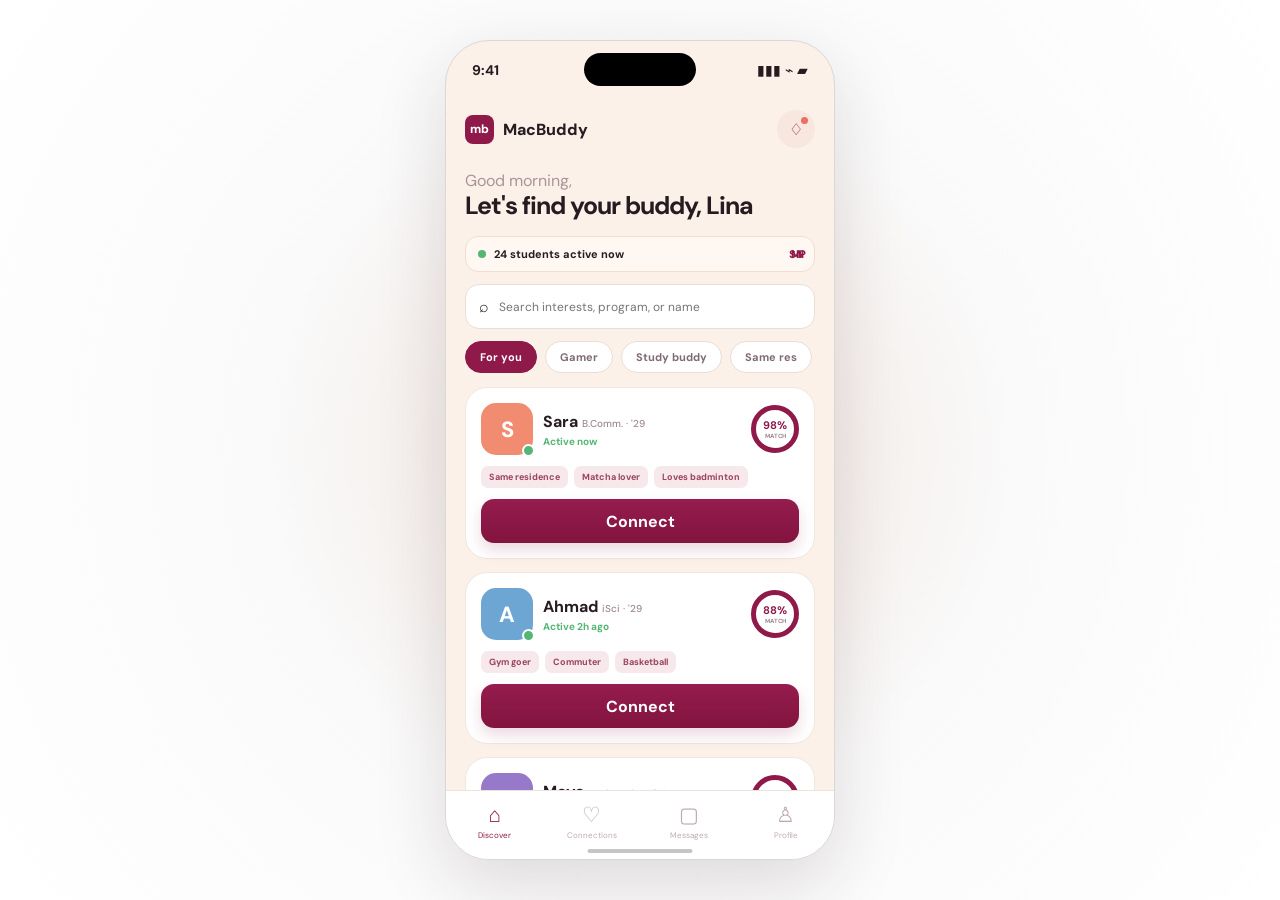
<file: index.html>
<!DOCTYPE html>
<html lang="en">
<head>
<title>MacBuddy</title>
<meta charset="UTF-8">
<meta name="viewport" content="width=device-width, initial-scale=1.0">
<link rel="stylesheet" href="styles.css">
<script defer src="app.js"></script>
</head>
<body>
<div class="desktop-bg">
  <main class="app-frame ">
    <div class="dynamic-island"></div>
    <div class="statusbar">
      <strong>9:41</strong>
      <span>▮▮▮ ⌁ ▰</span>
    </div>
    
<section class="content scroll-page">
  <header class="appbar">
    <div class="mini-brand"><div class="mini-logo">mb</div><span>MacBuddy</span></div>
    <button class="round-btn">♢<b></b></button>
  </header>
  <p class="eyebrow">Good morning,</p>
  <h1>Let's find your buddy, Lina</h1>
  <div class="live-strip"><span></span><strong>24 students active now</strong><div class="avatar-stack">S M N P</div></div>
  <label class="search-box">⌕ <input id="user-search" placeholder="Search interests, program, or name"></label>
  <div class="chips" id="filters">
    <button class="chip selected" data-filter="all">For you</button>
    <button class="chip" data-filter="gamer">Gamer</button>
    <button class="chip" data-filter="study buddy">Study buddy</button>
    <button class="chip" data-filter="residence">Same res</button>
    <button class="chip" data-filter="gym">Gym</button>
  </div>
  <div id="user-list">
    <article class="profile-card" data-tags="same residence matcha lover loves badminton sara b.comm.">
      <div class="profile-top">
        <div class="avatar coral">S<span class="online-dot"></span></div>
        <div class="profile-copy">
          <h3>Sara <small>B.Comm. · '29</small></h3>
          <p>Active now</p>
        </div>
        <div class="match-ring"><strong>98%</strong><span>MATCH</span></div>
      </div>
      <div class="tag-row"><span class="tag">Same residence</span><span class="tag">Matcha lover</span><span class="tag">Loves badminton</span></div>
      <a class="primary connect-link" href="match.html?name=Sara&initial=S&match=98&color=coral">Connect</a>
    </article>
    
    <article class="profile-card" data-tags="gym goer commuter basketball ahmad isci">
      <div class="profile-top">
        <div class="avatar blue">A<span class="online-dot"></span></div>
        <div class="profile-copy">
          <h3>Ahmad <small>iSci · '29</small></h3>
          <p>Active 2h ago</p>
        </div>
        <div class="match-ring"><strong>88%</strong><span>MATCH</span></div>
      </div>
      <div class="tag-row"><span class="tag">Gym goer</span><span class="tag">Commuter</span><span class="tag">Basketball</span></div>
      <a class="primary connect-link" href="match.html?name=Ahmad&initial=A&match=88&color=blue">Connect</a>
    </article>
    
    <article class="profile-card" data-tags="study buddy same residence coffee maya engineering">
      <div class="profile-top">
        <div class="avatar purple">M<span class="online-dot"></span></div>
        <div class="profile-copy">
          <h3>Maya <small>Engineering · '29</small></h3>
          <p>Active now</p>
        </div>
        <div class="match-ring"><strong>94%</strong><span>MATCH</span></div>
      </div>
      <div class="tag-row"><span class="tag">Study buddy</span><span class="tag">Same residence</span><span class="tag">Coffee</span></div>
      <a class="primary connect-link" href="match.html?name=Maya&initial=M&match=94&color=purple">Connect</a>
    </article>
    
    <article class="profile-card" data-tags="gym partner music commuter noah life sci">
      <div class="profile-top">
        <div class="avatar green">N<span class="online-dot"></span></div>
        <div class="profile-copy">
          <h3>Noah <small>Life Sci · '29</small></h3>
          <p>Active 12m ago</p>
        </div>
        <div class="match-ring"><strong>91%</strong><span>MATCH</span></div>
      </div>
      <div class="tag-row"><span class="tag">Gym partner</span><span class="tag">Music</span><span class="tag">Commuter</span></div>
      <a class="primary connect-link" href="match.html?name=Noah&initial=N&match=91&color=green">Connect</a>
    </article>
    
    <article class="profile-card" data-tags="gamer hackathons study buddy priya computer science">
      <div class="profile-top">
        <div class="avatar gold">P<span class="online-dot"></span></div>
        <div class="profile-copy">
          <h3>Priya <small>Computer Science · '29</small></h3>
          <p>Active now</p>
        </div>
        <div class="match-ring"><strong>89%</strong><span>MATCH</span></div>
      </div>
      <div class="tag-row"><span class="tag">Gamer</span><span class="tag">Hackathons</span><span class="tag">Study buddy</span></div>
      <a class="primary connect-link" href="match.html?name=Priya&initial=P&match=89&color=gold">Connect</a>
    </article>
    
    <article class="profile-card" data-tags="campus events photography residence ethan social sciences">
      <div class="profile-top">
        <div class="avatar teal">E<span class="online-dot"></span></div>
        <div class="profile-copy">
          <h3>Ethan <small>Social Sciences · '29</small></h3>
          <p>Active 1h ago</p>
        </div>
        <div class="match-ring"><strong>86%</strong><span>MATCH</span></div>
      </div>
      <div class="tag-row"><span class="tag">Campus events</span><span class="tag">Photography</span><span class="tag">Residence</span></div>
      <a class="primary connect-link" href="match.html?name=Ethan&initial=E&match=86&color=teal">Connect</a>
    </article>
    
    <article class="profile-card" data-tags="book club cafe hopping yoga layla arts & science">
      <div class="profile-top">
        <div class="avatar pink">L<span class="online-dot"></span></div>
        <div class="profile-copy">
          <h3>Layla <small>Arts & Science · '29</small></h3>
          <p>Active now</p>
        </div>
        <div class="match-ring"><strong>84%</strong><span>MATCH</span></div>
      </div>
      <div class="tag-row"><span class="tag">Book club</span><span class="tag">Cafe hopping</span><span class="tag">Yoga</span></div>
      <a class="primary connect-link" href="match.html?name=Layla&initial=L&match=84&color=pink">Connect</a>
    </article>
    
    <article class="profile-card" data-tags="running gym partner residence daniel kinesiology">
      <div class="profile-top">
        <div class="avatar navy">D<span class="online-dot"></span></div>
        <div class="profile-copy">
          <h3>Daniel <small>Kinesiology · '29</small></h3>
          <p>Active 25m ago</p>
        </div>
        <div class="match-ring"><strong>82%</strong><span>MATCH</span></div>
      </div>
      <div class="tag-row"><span class="tag">Running</span><span class="tag">Gym partner</span><span class="tag">Residence</span></div>
      <a class="primary connect-link" href="match.html?name=Daniel&initial=D&match=82&color=navy">Connect</a>
    </article>
    </div>
  <p class="empty-state" id="empty-state">No students match that search yet.</p>
</section>

    <nav class="bottom-nav">
      <a class="nav-item selected" href="index.html">⌂<span>Discover</span></a>
      <a class="nav-item " href="connections.html">♡<span>Connections</span></a>
      <a class="nav-item " href="messages.html">▢<span>Messages</span></a>
      <a class="nav-item " href="profile.html">♙<span>Profile</span></a>
    </nav>
    <div class="home-indicator"></div>
  </main>
</div>
</body>
</html>
</file>
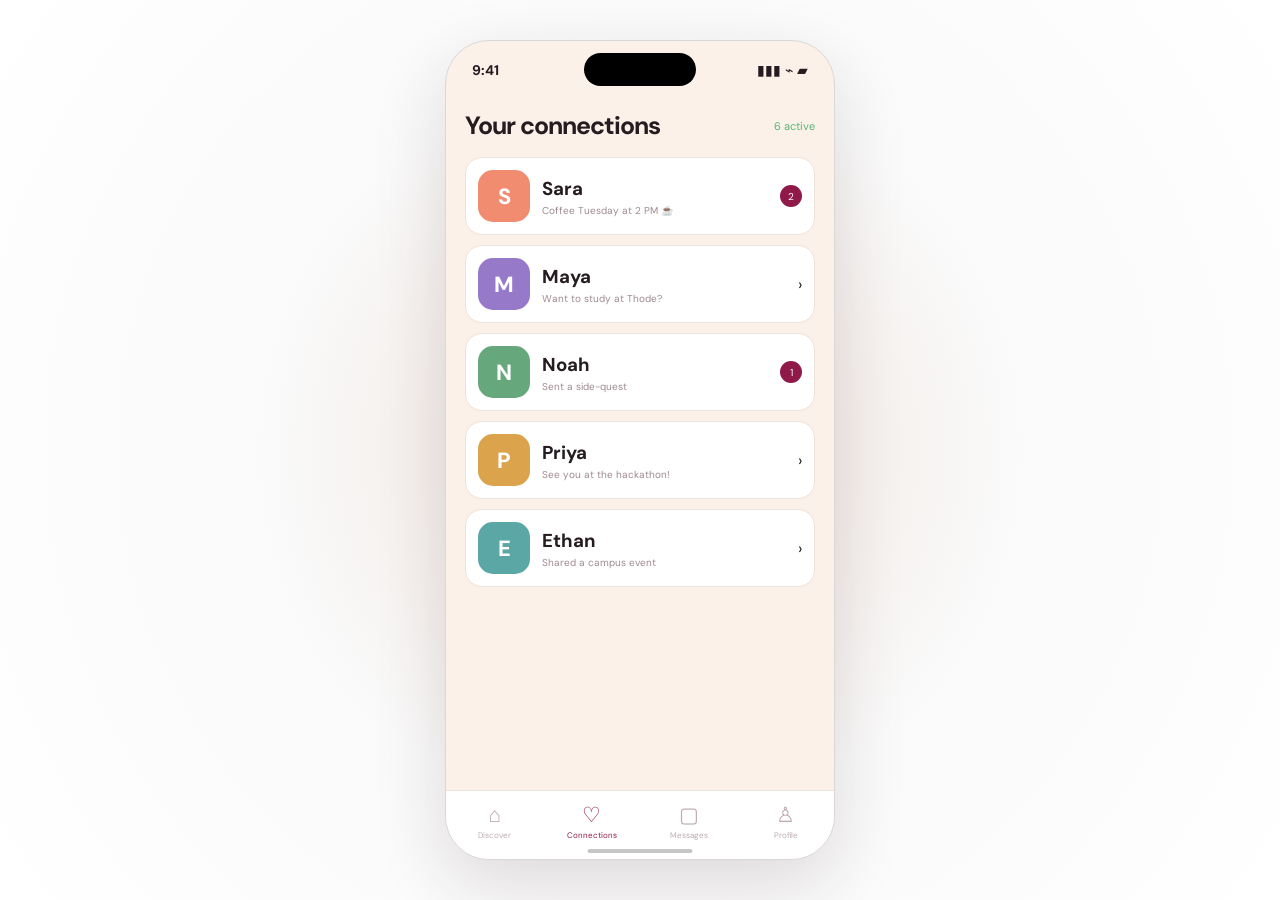
<file: connections.html>
<!DOCTYPE html>
<html lang="en">
<head>
<title>MacBuddy</title>
<meta charset="UTF-8">
<meta name="viewport" content="width=device-width, initial-scale=1.0">
<link rel="stylesheet" href="styles.css">
<script defer src="app.js"></script>
</head>
<body>
<div class="desktop-bg">
  <main class="app-frame ">
    <div class="dynamic-island"></div>
    <div class="statusbar">
      <strong>9:41</strong>
      <span>▮▮▮ ⌁ ▰</span>
    </div>
    
<section class="content scroll-page">
  <header class="simple-header"><h1>Your connections</h1><span>6 active</span></header>
  <div class="connection-list">
    <a class="connection-row" href="messages.html"><div class="avatar coral">S</div><section><h3>Sara</h3><p>Coffee Tuesday at 2 PM ☕</p></section><span class="badge-dot">2</span></a>
    <a class="connection-row" href="messages.html"><div class="avatar purple">M</div><section><h3>Maya</h3><p>Want to study at Thode?</p></section><span>›</span></a>
    <a class="connection-row" href="messages.html"><div class="avatar green">N</div><section><h3>Noah</h3><p>Sent a side-quest</p></section><span class="badge-dot">1</span></a>
    <a class="connection-row" href="messages.html"><div class="avatar gold">P</div><section><h3>Priya</h3><p>See you at the hackathon!</p></section><span>›</span></a>
    <a class="connection-row" href="messages.html"><div class="avatar teal">E</div><section><h3>Ethan</h3><p>Shared a campus event</p></section><span>›</span></a>
  </div>
</section>

    <nav class="bottom-nav">
      <a class="nav-item " href="index.html">⌂<span>Discover</span></a>
      <a class="nav-item selected" href="connections.html">♡<span>Connections</span></a>
      <a class="nav-item " href="messages.html">▢<span>Messages</span></a>
      <a class="nav-item " href="profile.html">♙<span>Profile</span></a>
    </nav>
    <div class="home-indicator"></div>
  </main>
</div>
</body>
</html>
</file>
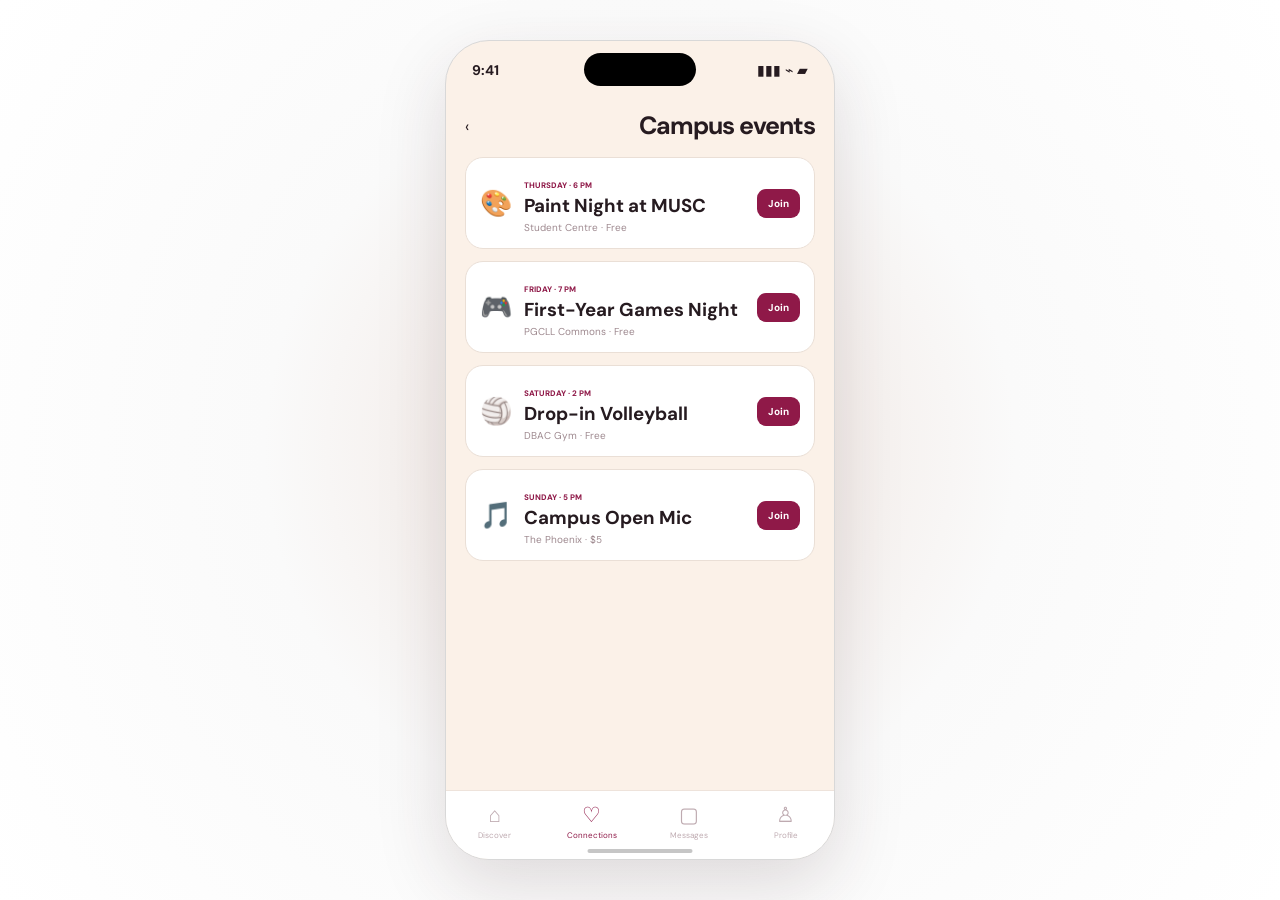
<file: events.html>
<!DOCTYPE html>
<html lang="en">
<head>
<title>MacBuddy</title>
<meta charset="UTF-8">
<meta name="viewport" content="width=device-width, initial-scale=1.0">
<link rel="stylesheet" href="styles.css">
<script defer src="app.js"></script>
</head>
<body>
<div class="desktop-bg">
  <main class="app-frame ">
    <div class="dynamic-island"></div>
    <div class="statusbar">
      <strong>9:41</strong>
      <span>▮▮▮ ⌁ ▰</span>
    </div>
    
<section class="content scroll-page">
  <header class="simple-header"><a href="streak.html">‹</a><h1>Campus events</h1></header>
  <article class="event-card"><span>🎨</span><section><small>THURSDAY · 6 PM</small><h3>Paint Night at MUSC</h3><p>Student Centre · Free</p></section><button class="join-event">Join</button></article>
  <article class="event-card"><span>🎮</span><section><small>FRIDAY · 7 PM</small><h3>First-Year Games Night</h3><p>PGCLL Commons · Free</p></section><button class="join-event">Join</button></article>
  <article class="event-card"><span>🏐</span><section><small>SATURDAY · 2 PM</small><h3>Drop-in Volleyball</h3><p>DBAC Gym · Free</p></section><button class="join-event">Join</button></article>
  <article class="event-card"><span>🎵</span><section><small>SUNDAY · 5 PM</small><h3>Campus Open Mic</h3><p>The Phoenix · $5</p></section><button class="join-event">Join</button></article>
</section>

    <nav class="bottom-nav">
      <a class="nav-item " href="index.html">⌂<span>Discover</span></a>
      <a class="nav-item selected" href="connections.html">♡<span>Connections</span></a>
      <a class="nav-item " href="messages.html">▢<span>Messages</span></a>
      <a class="nav-item " href="profile.html">♙<span>Profile</span></a>
    </nav>
    <div class="home-indicator"></div>
  </main>
</div>
</body>
</html>
</file>
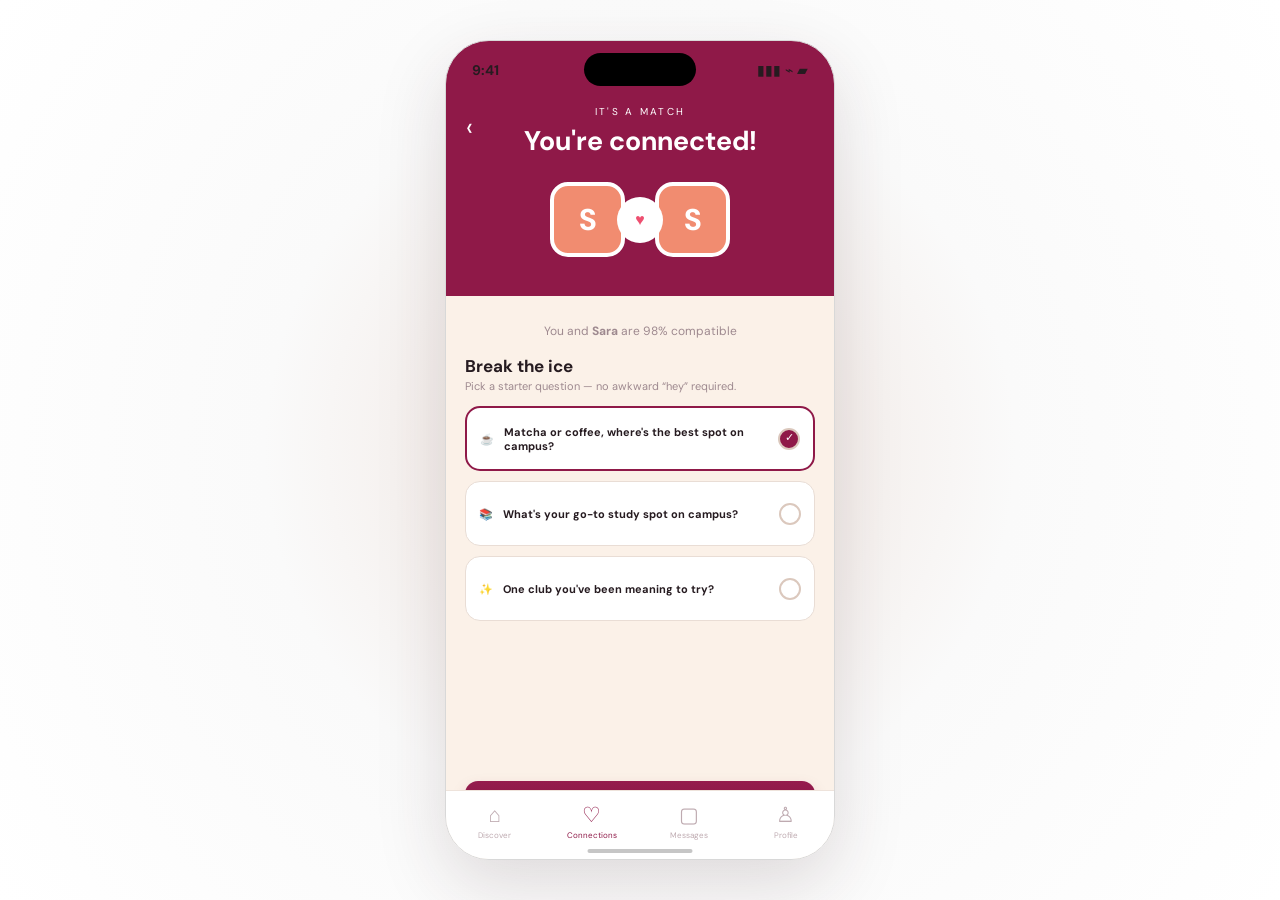
<file: match.html>
<!DOCTYPE html>
<html lang="en">
<head>
<title>MacBuddy</title>
<meta charset="UTF-8">
<meta name="viewport" content="width=device-width, initial-scale=1.0">
<link rel="stylesheet" href="styles.css">
<script defer src="app.js"></script>
</head>
<body>
<div class="desktop-bg">
  <main class="app-frame match-shell">
    <div class="dynamic-island"></div>
    <div class="statusbar">
      <strong>9:41</strong>
      <span>▮▮▮ ⌁ ▰</span>
    </div>
    
<section class="match-page">
  <div class="match-hero">
    <a class="back-white" href="index.html">‹</a>
    <p>IT'S A MATCH</p>
    <h1>You're connected!</h1>
    <div class="paired">
      <div class="big-avatar coral">S</div>
      <div class="heart">♥</div>
      <div class="big-avatar blue" id="match-avatar">A</div>
    </div>
  </div>
  <div class="content">
    <p class="center-note">You and <strong id="match-name">Sara</strong> are <span id="match-percent">98%</span> compatible</p>
    <h2>Break the ice</h2>
    <p class="subtext">Pick a starter question — no awkward “hey” required.</p>
    <div class="question-list">
      <label class="question selected-question"><span>☕</span><b>Matcha or coffee, where's the best spot on campus?</b><input type="radio" name="q" checked><i></i></label>
      <label class="question"><span>📚</span><b>What's your go-to study spot on campus?</b><input type="radio" name="q"><i></i></label>
      <label class="question"><span>✨</span><b>One club you've been meaning to try?</b><input type="radio" name="q"><i></i></label>
    </div>
    <a class="primary page-bottom" href="quest.html">Send icebreaker</a>
  </div>
</section>

    <nav class="bottom-nav">
      <a class="nav-item " href="index.html">⌂<span>Discover</span></a>
      <a class="nav-item selected" href="connections.html">♡<span>Connections</span></a>
      <a class="nav-item " href="messages.html">▢<span>Messages</span></a>
      <a class="nav-item " href="profile.html">♙<span>Profile</span></a>
    </nav>
    <div class="home-indicator"></div>
  </main>
</div>
</body>
</html>
</file>
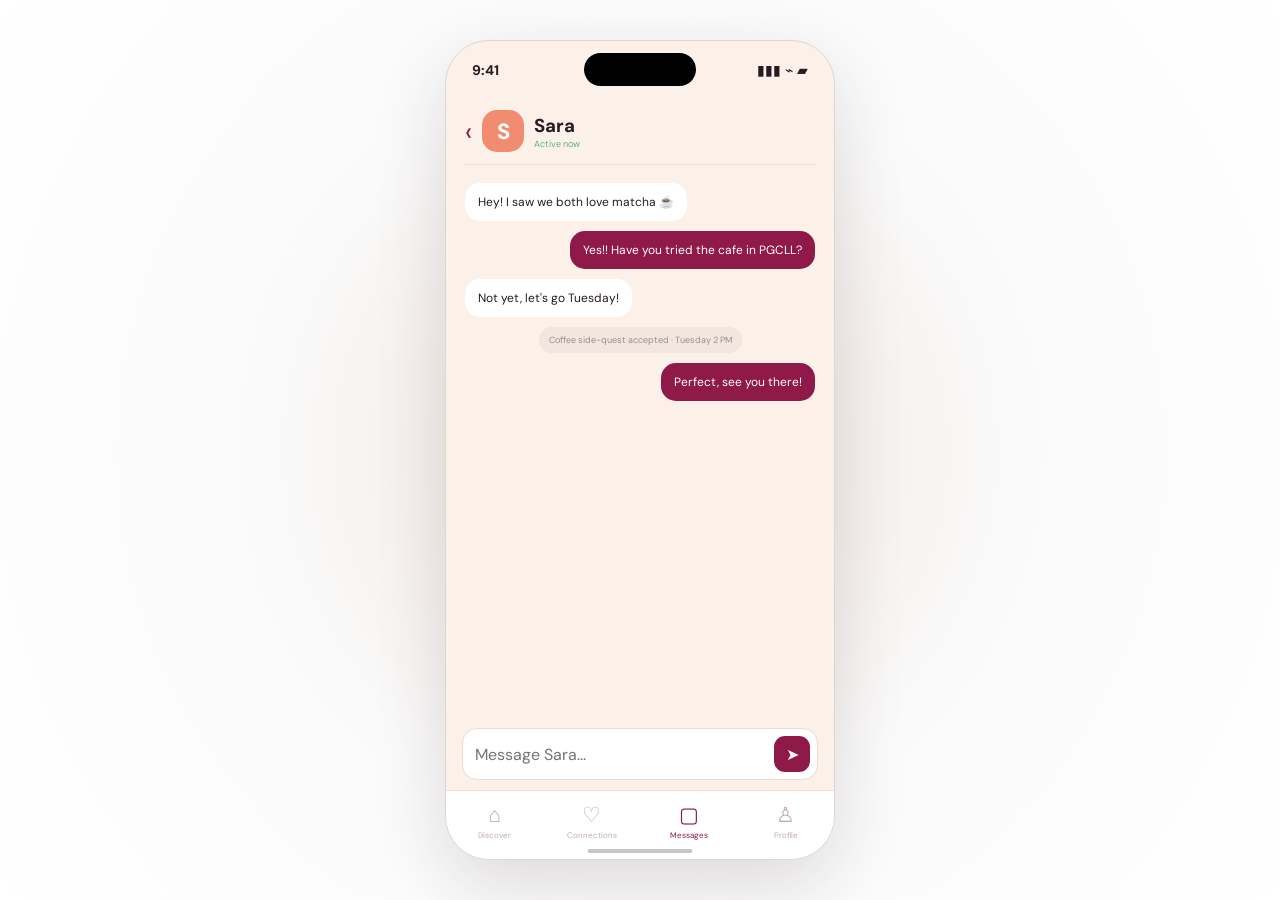
<file: messages.html>
<!DOCTYPE html>
<html lang="en">
<head>
<title>MacBuddy</title>
<meta charset="UTF-8">
<meta name="viewport" content="width=device-width, initial-scale=1.0">
<link rel="stylesheet" href="styles.css">
<script defer src="app.js"></script>
</head>
<body>
<div class="desktop-bg">
  <main class="app-frame ">
    <div class="dynamic-island"></div>
    <div class="statusbar">
      <strong>9:41</strong>
      <span>▮▮▮ ⌁ ▰</span>
    </div>
    
<section class="content message-page">
  <header class="chat-header"><a href="connections.html">‹</a><div class="avatar coral">S</div><section><h3>Sara</h3><p>Active now</p></section></header>
  <div class="chat-area">
    <div class="bubble theirs">Hey! I saw we both love matcha ☕</div>
    <div class="bubble mine">Yes!! Have you tried the cafe in PGCLL?</div>
    <div class="bubble theirs">Not yet, let's go Tuesday!</div>
    <div class="system-message">Coffee side-quest accepted · Tuesday 2 PM</div>
    <div class="bubble mine">Perfect, see you there!</div>
  </div>
  <form class="composer" id="composer"><input id="message-input" placeholder="Message Sara..."><button>➤</button></form>
</section>

    <nav class="bottom-nav">
      <a class="nav-item " href="index.html">⌂<span>Discover</span></a>
      <a class="nav-item " href="connections.html">♡<span>Connections</span></a>
      <a class="nav-item selected" href="messages.html">▢<span>Messages</span></a>
      <a class="nav-item " href="profile.html">♙<span>Profile</span></a>
    </nav>
    <div class="home-indicator"></div>
  </main>
</div>
</body>
</html>
</file>
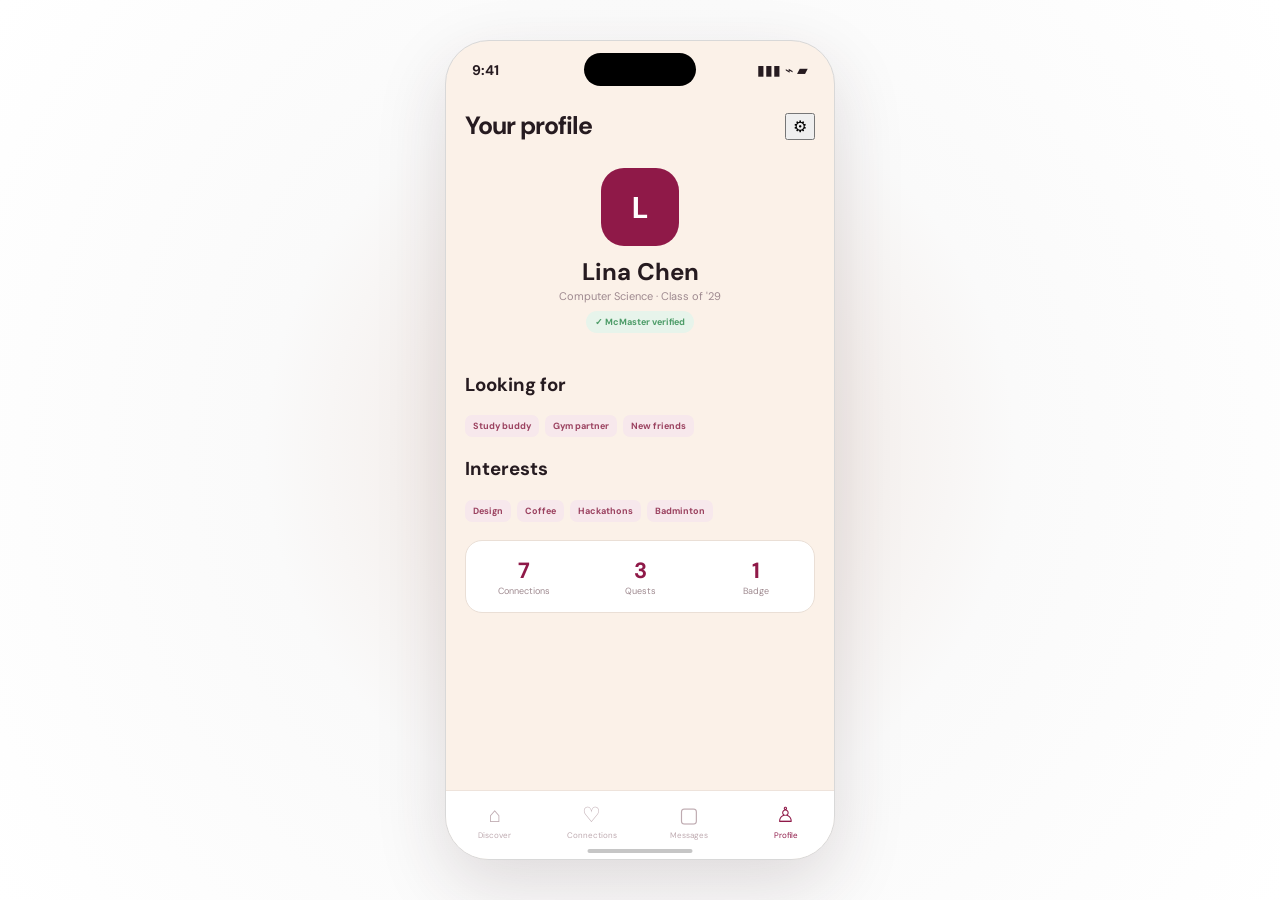
<file: profile.html>
<!DOCTYPE html>
<html lang="en">
<head>
<title>MacBuddy</title>
<meta charset="UTF-8">
<meta name="viewport" content="width=device-width, initial-scale=1.0">
<link rel="stylesheet" href="styles.css">
<script defer src="app.js"></script>
</head>
<body>
<div class="desktop-bg">
  <main class="app-frame ">
    <div class="dynamic-island"></div>
    <div class="statusbar">
      <strong>9:41</strong>
      <span>▮▮▮ ⌁ ▰</span>
    </div>
    
<section class="content scroll-page profile-page">
  <header class="simple-header"><h1>Your profile</h1><button>⚙</button></header>
  <div class="profile-hero"><div class="avatar main-user">L</div><h2>Lina Chen</h2><p>Computer Science · Class of '29</p><span>✓ McMaster verified</span></div>
  <h3>Looking for</h3>
  <div class="tag-row"><span class="tag">Study buddy</span><span class="tag">Gym partner</span><span class="tag">New friends</span></div>
  <h3>Interests</h3>
  <div class="tag-row"><span class="tag">Design</span><span class="tag">Coffee</span><span class="tag">Hackathons</span><span class="tag">Badminton</span></div>
  <article class="stats-card"><div><strong>7</strong><span>Connections</span></div><div><strong>3</strong><span>Quests</span></div><div><strong>1</strong><span>Badge</span></div></article>
</section>

    <nav class="bottom-nav">
      <a class="nav-item " href="index.html">⌂<span>Discover</span></a>
      <a class="nav-item " href="connections.html">♡<span>Connections</span></a>
      <a class="nav-item " href="messages.html">▢<span>Messages</span></a>
      <a class="nav-item selected" href="profile.html">♙<span>Profile</span></a>
    </nav>
    <div class="home-indicator"></div>
  </main>
</div>
</body>
</html>
</file>
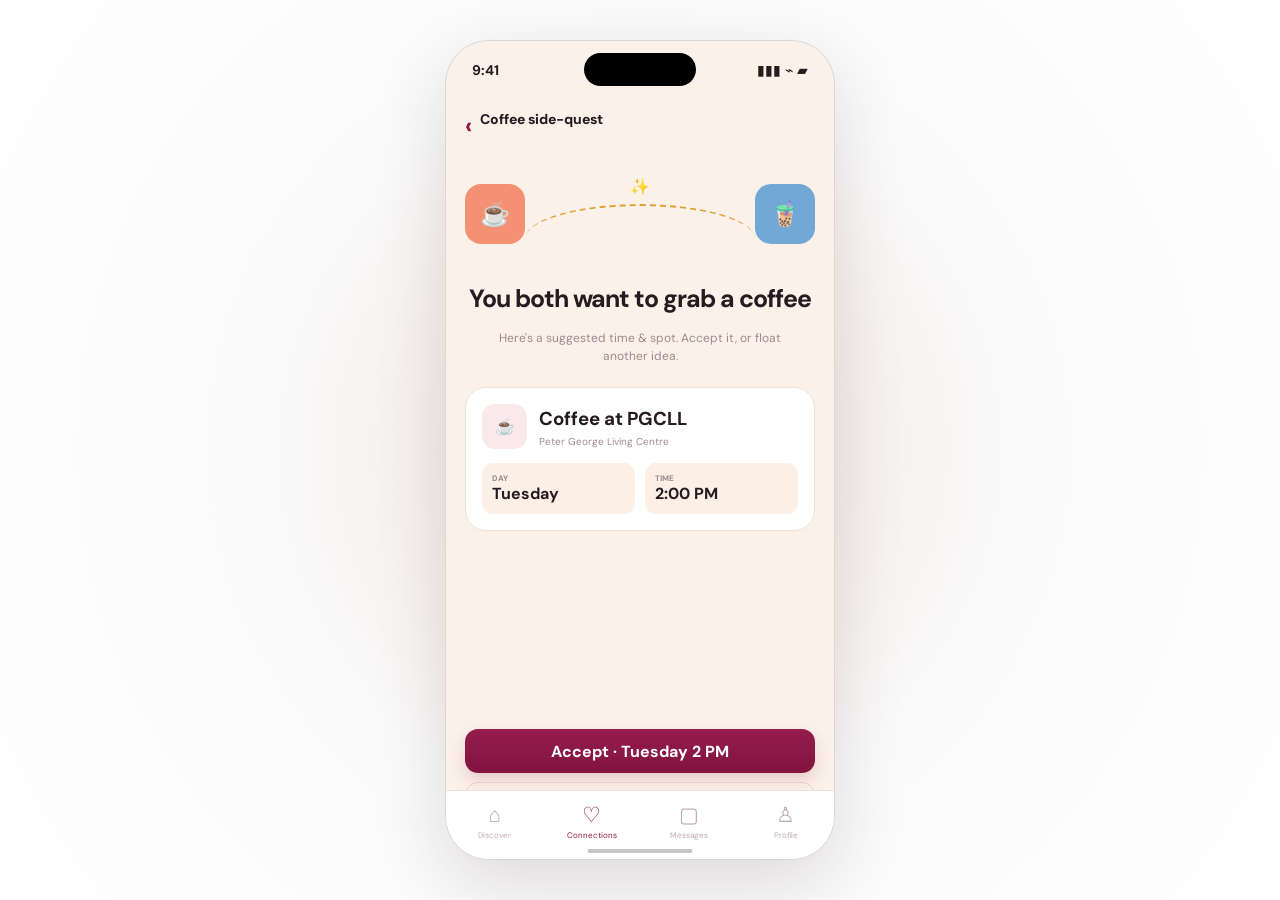
<file: quest.html>
<!DOCTYPE html>
<html lang="en">
<head>
<title>MacBuddy</title>
<meta charset="UTF-8">
<meta name="viewport" content="width=device-width, initial-scale=1.0">
<link rel="stylesheet" href="styles.css">
<script defer src="app.js"></script>
</head>
<body>
<div class="desktop-bg">
  <main class="app-frame ">
    <div class="dynamic-island"></div>
    <div class="statusbar">
      <strong>9:41</strong>
      <span>▮▮▮ ⌁ ▰</span>
    </div>
    
<section class="content quest-page">
  <a class="back-link" href="match.html">‹ <span>Coffee side-quest</span></a>
  <div class="quest-path">
    <div class="quest-icon coral-bg">☕</div><div class="arc"><span>✨</span></div><div class="quest-icon blue-bg">🧋</div>
  </div>
  <h1 class="center">You both want to grab a coffee</h1>
  <p class="center-note roomy">Here's a suggested time & spot. Accept it, or float another idea.</p>
  <article class="plan-card">
    <div class="plan-title"><div>☕</div><section><h3>Coffee at PGCLL</h3><p>Peter George Living Centre</p></section></div>
    <div class="plan-grid"><div><span>DAY</span><strong>Tuesday</strong></div><div><span>TIME</span><strong>2:00 PM</strong></div></div>
  </article>
  <div class="stacked-actions">
    <a class="primary" href="streak.html">Accept · Tuesday 2 PM</a>
    <button class="secondary" id="suggest-btn">Suggest another time</button>
  </div>
</section>

    <nav class="bottom-nav">
      <a class="nav-item " href="index.html">⌂<span>Discover</span></a>
      <a class="nav-item selected" href="connections.html">♡<span>Connections</span></a>
      <a class="nav-item " href="messages.html">▢<span>Messages</span></a>
      <a class="nav-item " href="profile.html">♙<span>Profile</span></a>
    </nav>
    <div class="home-indicator"></div>
  </main>
</div>
</body>
</html>
</file>
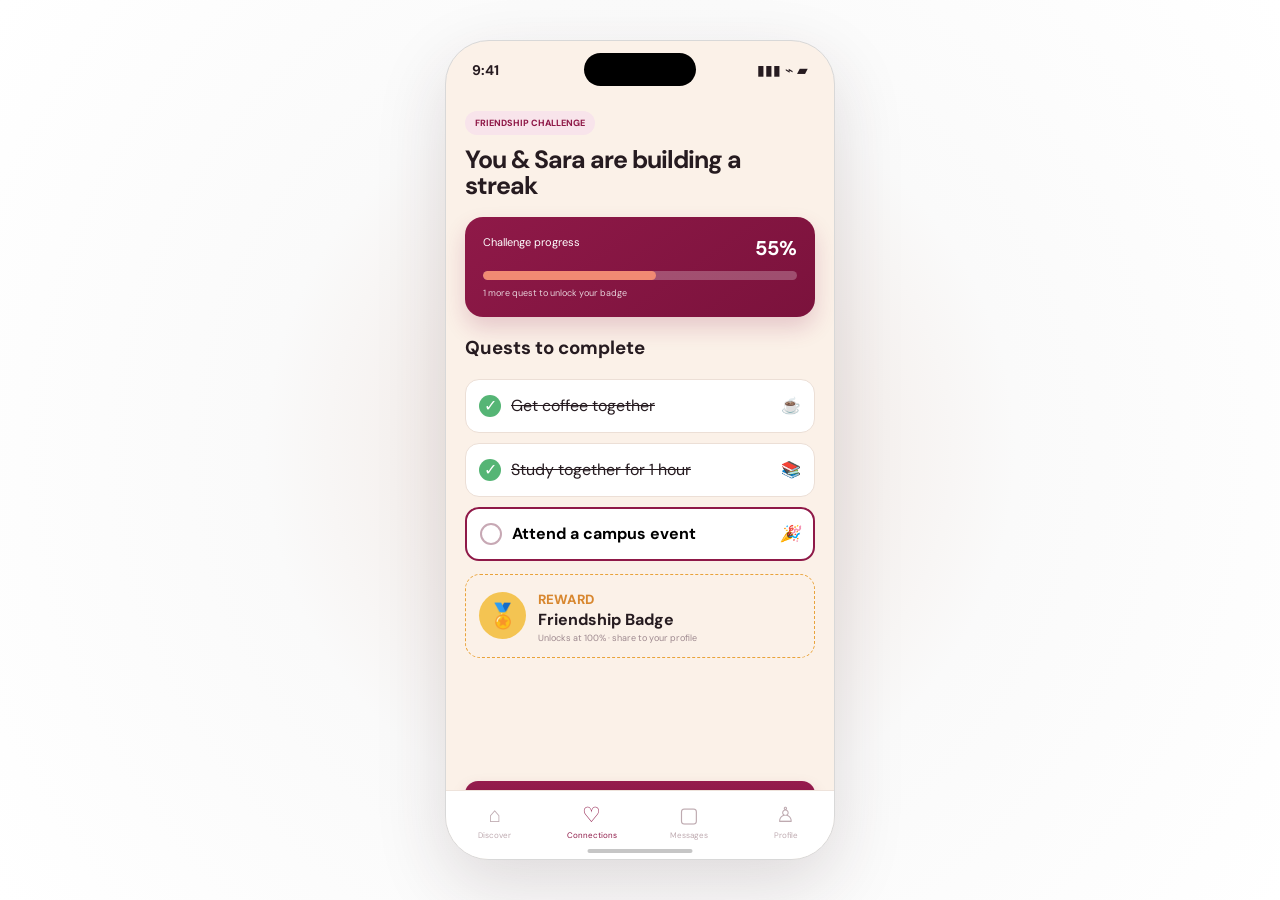
<file: streak.html>
<!DOCTYPE html>
<html lang="en">
<head>
<title>MacBuddy</title>
<meta charset="UTF-8">
<meta name="viewport" content="width=device-width, initial-scale=1.0">
<link rel="stylesheet" href="styles.css">
<script defer src="app.js"></script>
</head>
<body>
<div class="desktop-bg">
  <main class="app-frame ">
    <div class="dynamic-island"></div>
    <div class="statusbar">
      <strong>9:41</strong>
      <span>▮▮▮ ⌁ ▰</span>
    </div>
    
<section class="content streak-page">
  <span class="challenge-label">FRIENDSHIP CHALLENGE</span>
  <h1>You & Sara are building a streak</h1>
  <article class="progress-card">
    <div><span>Challenge progress</span><strong id="progress-text">55%</strong></div>
    <div class="progress-track"><span id="progress-fill"></span></div>
    <p id="progress-caption">1 more quest to unlock your badge</p>
  </article>
  <h3>Quests to complete</h3>
  <div class="tasks">
    <div class="task done"><span>✓</span><s>Get coffee together</s><b>☕</b></div>
    <div class="task done"><span>✓</span><s>Study together for 1 hour</s><b>📚</b></div>
    <button class="task active-task" id="event-task"><span id="task-circle"></span><b>Attend a campus event</b><em>🎉</em></button>
  </div>
  <article class="reward" id="reward"><div>🏅</div><section><small>REWARD</small><strong>Friendship Badge</strong><p>Unlocks at 100% · share to your profile</p></section></article>
  <a class="primary page-bottom" href="events.html">Find a campus event</a>
</section>

    <nav class="bottom-nav">
      <a class="nav-item " href="index.html">⌂<span>Discover</span></a>
      <a class="nav-item selected" href="connections.html">♡<span>Connections</span></a>
      <a class="nav-item " href="messages.html">▢<span>Messages</span></a>
      <a class="nav-item " href="profile.html">♙<span>Profile</span></a>
    </nav>
    <div class="home-indicator"></div>
  </main>
</div>
</body>
</html>
</file>
<file: styles.css>
@import url('https://fonts.googleapis.com/css2?family=DM+Sans:wght@400;500;600;700;800&display=swap');
:root{--wine:#8f1948;--wine2:#7b123c;--cream:#fbf1e8;--paper:#fffdfa;--ink:#261b20;--muted:#9e898f;--line:#eadfd7;--green:#55b575}
*{box-sizing:border-box}body{margin:0;font-family:'DM Sans',sans-serif;background:#f7f7f7;color:var(--ink)}a{text-decoration:none;color:inherit}button,input{font:inherit}.desktop-bg{min-height:100vh;display:grid;place-items:center;padding:28px;background:radial-gradient(circle,#eee2dc 0,#fafafa 48%,#fff 100%)}.app-frame{width:390px;height:820px;background:var(--cream);border:1px solid #d8d8d8;border-radius:44px;position:relative;overflow:hidden;box-shadow:0 25px 70px #3b202b26}.dynamic-island{position:absolute;top:12px;left:50%;transform:translateX(-50%);width:112px;height:33px;border-radius:999px;background:#000;z-index:20}.statusbar{height:59px;padding:20px 26px 0;display:flex;justify-content:space-between;font-size:14px;position:relative;z-index:10}.content{padding:10px 19px 88px}.scroll-page{height:calc(100% - 59px);overflow-y:auto}.scroll-page::-webkit-scrollbar{width:0}.appbar,.simple-header,.chat-header{display:flex;align-items:center;justify-content:space-between}.mini-brand{display:flex;align-items:center;gap:9px;font-weight:800}.mini-logo{width:29px;height:29px;background:var(--wine);color:#fff;border-radius:8px;display:grid;place-items:center;font-size:12px}.round-btn{width:38px;height:38px;border:0;border-radius:50%;background:#f7e7de;color:var(--wine);position:relative}.round-btn b{position:absolute;width:7px;height:7px;background:#ef6e62;border-radius:50%;right:7px;top:7px}.eyebrow{margin:22px 0 2px;color:#aa9499}.content h1{font-size:25px;line-height:1.05;margin:0 0 17px;letter-spacing:-1px}.live-strip{display:flex;align-items:center;gap:8px;background:#fff7f1;border:1px solid #eedfd5;border-radius:13px;padding:10px 12px;font-size:11px;margin-bottom:12px}.live-strip>span{width:8px;height:8px;background:var(--green);border-radius:50%}.live-strip strong{flex:1}.avatar-stack{letter-spacing:-4px;color:var(--wine);font-weight:800}.search-box{display:flex;align-items:center;gap:8px;background:#fff;border:1px solid #eaded5;border-radius:14px;padding:11px 13px;margin-bottom:12px}.search-box input{border:0;outline:0;background:transparent;width:100%;font-size:12px}.chips{display:flex;gap:8px;overflow-x:auto;margin-bottom:14px}.chips::-webkit-scrollbar{display:none}.chip{border:1px solid #e9ddd4;background:#fff;border-radius:999px;padding:8px 14px;white-space:nowrap;color:#806b72;font-size:11px;font-weight:700}.chip.selected{background:var(--wine);color:#fff;border-color:var(--wine)}.profile-card{background:#fff;border:1px solid #f0e6de;border-radius:22px;padding:15px;margin-bottom:13px}.profile-top{display:grid;grid-template-columns:auto 1fr auto;gap:10px;align-items:center}.avatar{width:52px;height:52px;border-radius:15px;display:grid;place-items:center;color:#fff;font-weight:800;font-size:22px;position:relative}.online-dot{position:absolute;right:-2px;bottom:-2px;width:13px;height:13px;border-radius:50%;background:var(--green);border:2px solid #fff}.coral{background:#f18c70}.blue{background:#6da5d3}.purple{background:#9679c9}.green{background:#66a77b}.gold{background:#dca34d}.teal{background:#5ba7a5}.pink{background:#d8799d}.navy{background:#627aa0}.main-user{background:var(--wine)}.profile-copy h3{margin:0 0 3px;font-size:16px}.profile-copy small{font-size:10px;color:var(--muted);font-weight:500}.profile-copy p{margin:0;color:var(--green);font-size:10px;font-weight:700}.match-ring{width:48px;height:48px;border-radius:50%;border:5px solid var(--wine);display:grid;place-content:center;text-align:center}.match-ring strong{font-size:11px;color:var(--wine)}.match-ring span{font-size:6px;color:var(--muted);font-weight:800}.tag-row{display:flex;flex-wrap:wrap;gap:6px;margin:11px 0}.tag{background:#f7e8ec;color:#9b4260;border-radius:7px;padding:5px 8px;font-size:9px;font-weight:700}.primary,.secondary{display:grid;place-items:center;width:100%;min-height:44px;border-radius:13px;font-weight:700;border:0}.primary{background:linear-gradient(#951c4e,#82143e);color:#fff;box-shadow:0 7px 15px #8f19482b}.secondary{background:transparent;color:var(--wine);border:1px solid #e6ccd5}.empty-state{display:none;text-align:center;color:var(--muted);padding:30px 0}.bottom-nav{position:absolute;bottom:0;left:0;right:0;height:69px;background:#fff;border-top:1px solid #eee3db;display:grid;grid-template-columns:repeat(4,1fr);padding-bottom:10px;z-index:15}.nav-item{display:flex;flex-direction:column;align-items:center;justify-content:center;color:#beaab0;font-size:21px;gap:1px}.nav-item span{font-size:8px}.nav-item.selected{color:var(--wine)}.home-indicator{position:absolute;bottom:6px;left:50%;transform:translateX(-50%);width:105px;height:4px;background:#5555;border-radius:99px;z-index:20}
.match-shell{background:linear-gradient(var(--wine) 0 255px,var(--cream) 255px)}.match-page{height:100%}.match-hero{height:196px;color:#fff;text-align:center;position:relative}.back-white{position:absolute;left:20px;top:5px;font-size:26px}.match-hero p{font-size:10px;letter-spacing:2.3px;margin:5px 0}.match-hero h1{margin:0;font-size:27px}.paired{display:flex;justify-content:center;align-items:center;margin-top:24px}.big-avatar{width:75px;height:75px;border-radius:18px;border:4px solid #fff;display:grid;place-items:center;font-size:30px;font-weight:800}.heart{width:46px;height:46px;border-radius:50%;background:#fff;color:#ee4f70;display:grid;place-items:center;margin:0 -8px;z-index:2}.center-note{text-align:center;color:var(--muted);font-size:12px}.match-page h2{margin:16px 0 2px;font-size:17px}.subtext{margin:0 0 13px;color:var(--muted);font-size:11px}.question-list{display:grid;gap:10px}.question{display:grid;grid-template-columns:auto 1fr auto;align-items:center;gap:10px;background:#fff;border:1px solid #e9ddd5;border-radius:15px;padding:11px 13px;min-height:65px;font-size:11px}.question input{display:none}.question i{width:22px;height:22px;border:2px solid #dbc8bd;border-radius:50%}.selected-question{border:2px solid var(--wine)}.selected-question i{background:var(--wine)}.selected-question i:after{content:'✓';color:#fff;font-style:normal;display:grid;place-items:center;font-size:11px}.page-bottom{position:absolute;left:19px;right:19px;bottom:34px;width:auto}
.back-link{display:flex;gap:8px;color:var(--wine);font-size:24px;font-weight:800}.back-link span{font-size:14px;color:var(--ink)}.quest-path{display:grid;grid-template-columns:60px 1fr 60px;align-items:center;height:145px}.quest-icon{width:60px;height:60px;border-radius:16px;display:grid;place-items:center;font-size:24px}.coral-bg{background:#f49172}.blue-bg{background:#71a8d5}.arc{height:70px;border-top:2px dashed #dfa137;border-radius:50% 50% 0 0;transform:translateY(25px);text-align:center}.arc span{position:relative;top:-30px;background:var(--cream)}.center{text-align:center}.roomy{line-height:1.5;margin:10px 15px 22px}.plan-card{background:#fff;border:1px solid #eee2da;border-radius:21px;padding:16px}.plan-title{display:flex;align-items:center;gap:12px}.plan-title>div{width:45px;height:45px;border-radius:13px;background:#fae9eb;display:grid;place-items:center}.plan-title h3,.plan-title p{margin:0}.plan-title p{font-size:10px;color:var(--muted);margin-top:4px}.plan-grid{display:grid;grid-template-columns:1fr 1fr;gap:10px;margin-top:14px}.plan-grid div{background:#fbefe6;border-radius:11px;padding:10px}.plan-grid span{display:block;font-size:8px;color:var(--muted);font-weight:800}.stacked-actions{position:absolute;left:19px;right:19px;bottom:33px;display:grid;gap:9px}
.challenge-label{display:inline-block;background:#f8e4eb;color:var(--wine);font-size:9px;font-weight:800;padding:6px 10px;border-radius:99px}.streak-page h1{margin-top:12px}.progress-card{background:linear-gradient(145deg,var(--wine),var(--wine2));color:#fff;padding:18px;border-radius:18px;box-shadow:0 11px 22px #8f194830}.progress-card>div:first-child{display:flex;justify-content:space-between;font-size:11px}.progress-card strong{font-size:20px}.progress-track{height:9px;background:#ffffff40;border-radius:99px;margin:10px 0 7px;overflow:hidden}.progress-track span{display:block;width:55%;height:100%;background:#f18a73;border-radius:99px;transition:.3s}.progress-card p{margin:0;font-size:9px;opacity:.8}.tasks{display:grid;gap:10px}.task{min-height:54px;border:1px solid #ecdfd6;background:#fff;border-radius:14px;padding:10px 13px;display:grid;grid-template-columns:auto 1fr auto;align-items:center;gap:10px;text-align:left}.task>span{width:22px;height:22px;border-radius:50%;display:grid;place-items:center}.task.done>span{background:var(--green);color:#fff}.active-task{border:2px solid var(--wine)}.active-task>span{border:2px solid #c7a8b4}.reward{display:flex;gap:12px;align-items:center;border:1.5px dashed #e9a33a;border-radius:15px;padding:13px;margin-top:13px}.reward>div{width:47px;height:47px;border-radius:50%;background:#f4c452;display:grid;place-items:center;font-size:24px}.reward small{color:#d8872f;font-weight:800}.reward strong{display:block}.reward p{margin:2px 0 0;font-size:9px;color:var(--muted)}.reward.unlocked{background:#fff8e6;border-style:solid}
.simple-header{margin:3px 0 18px}.simple-header h1{margin:0}.simple-header span{font-size:11px;color:var(--green)}.connection-list{display:grid;gap:10px}.connection-row{display:grid;grid-template-columns:auto 1fr auto;gap:12px;align-items:center;background:#fff;border:1px solid #ede1d8;border-radius:17px;padding:12px}.connection-row h3,.connection-row p{margin:0}.connection-row p{font-size:10px;color:var(--muted);margin-top:3px}.badge-dot{width:22px;height:22px;border-radius:50%;background:var(--wine);color:#fff;display:grid;place-items:center;font-size:10px}.chat-header{justify-content:flex-start;gap:10px;border-bottom:1px solid #e9ddd5;padding-bottom:12px}.chat-header>a{font-size:27px;color:var(--wine)}.chat-header .avatar{width:42px;height:42px}.chat-header h3,.chat-header p{margin:0}.chat-header p{font-size:9px;color:var(--green)}.chat-area{height:585px;padding:18px 0;display:flex;flex-direction:column;gap:10px}.bubble{max-width:77%;padding:11px 13px;border-radius:15px;font-size:12px}.theirs{background:#fff;align-self:flex-start}.mine{background:var(--wine);color:#fff;align-self:flex-end}.system-message{align-self:center;font-size:9px;color:var(--muted);background:#f2e6df;padding:7px 10px;border-radius:99px}.composer{position:absolute;left:16px;right:16px;bottom:79px;display:grid;grid-template-columns:1fr auto;gap:8px;background:#fff;border:1px solid #e7dbd3;border-radius:15px;padding:7px}.composer input{border:0;outline:0;padding:5px;background:transparent}.composer button{width:36px;height:36px;border:0;border-radius:11px;background:var(--wine);color:#fff}.event-card{display:grid;grid-template-columns:auto 1fr auto;align-items:center;gap:12px;background:#fff;border:1px solid #eadfd6;border-radius:18px;padding:14px;margin-bottom:12px}.event-card>span{font-size:26px}.event-card h3,.event-card p{margin:0}.event-card small{font-size:8px;color:var(--wine);font-weight:800}.event-card p{font-size:10px;color:var(--muted);margin-top:3px}.join-event{border:0;background:var(--wine);color:#fff;border-radius:9px;padding:8px 11px;font-size:10px;font-weight:700}.profile-hero{text-align:center;padding:10px 0 20px}.profile-hero .avatar{margin:auto;width:78px;height:78px;border-radius:23px;font-size:30px}.profile-hero h2{margin:10px 0 2px}.profile-hero p{margin:0;color:var(--muted);font-size:11px}.profile-hero span{display:inline-block;margin-top:8px;background:#e7f4eb;color:#4d9c68;padding:5px 9px;border-radius:99px;font-size:9px;font-weight:700}.stats-card{display:grid;grid-template-columns:repeat(3,1fr);background:#fff;border-radius:17px;border:1px solid #eadfd6;margin-top:18px}.stats-card div{text-align:center;padding:15px 5px}.stats-card strong,.stats-card span{display:block}.stats-card strong{font-size:22px;color:var(--wine)}.stats-card span{font-size:9px;color:var(--muted)}
.toast{position:fixed;bottom:25px;left:50%;transform:translateX(-50%);background:#24191e;color:#fff;padding:12px 18px;border-radius:99px;font-size:12px;z-index:99}
@media(max-width:500px){.desktop-bg{padding:0}.app-frame{width:100vw;height:100vh;border:0;border-radius:0}.dynamic-island{top:10px}}
</file>
